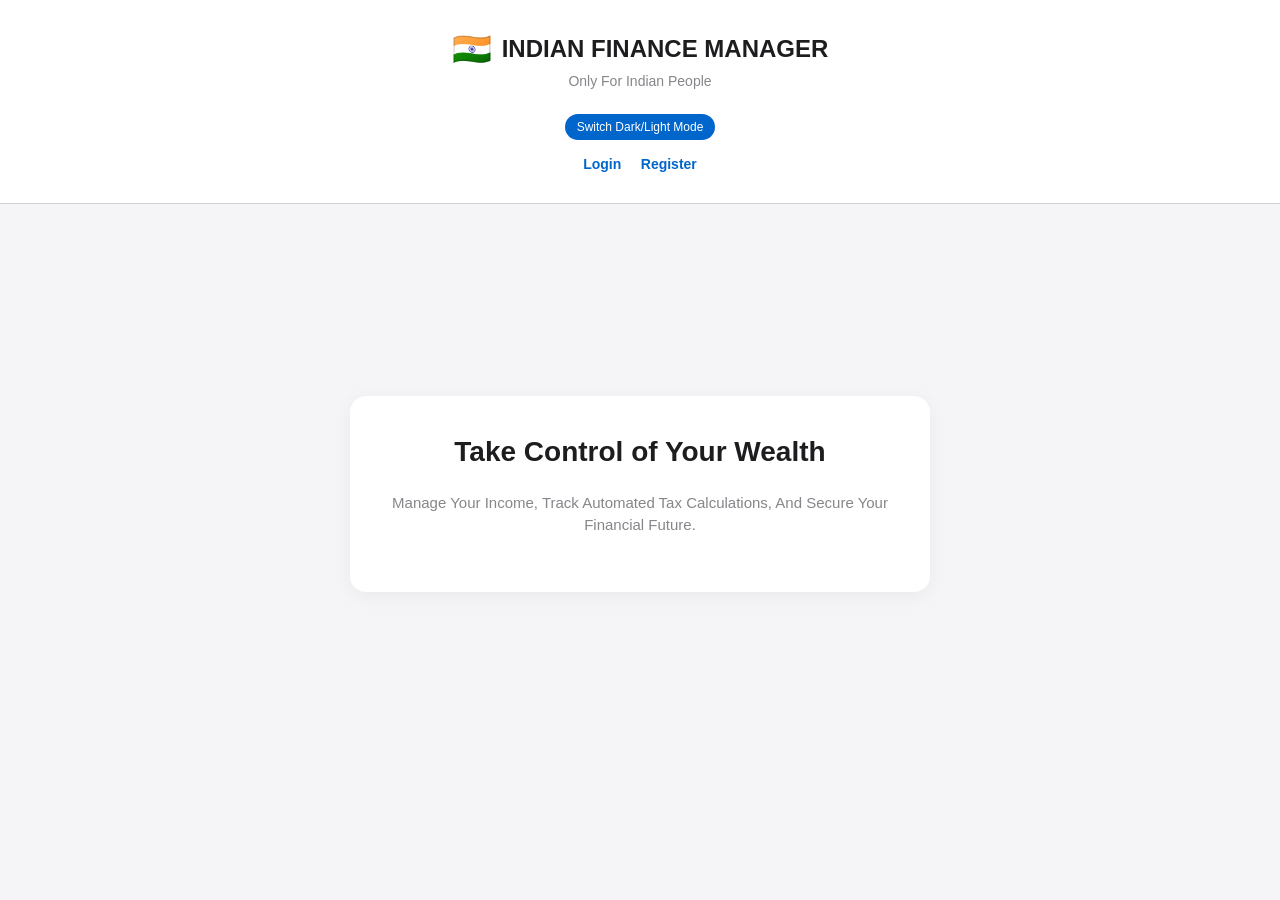
<file: index.html>
<!DOCTYPE html>
<html lang="en">
<head>
    <meta charset="UTF-8">
    <meta name="viewport" content="width=device-width, initial-scale=1.0">
    <title>Indian Finance Manager - Home</title>
    <!-- Linking independent CSS file -->
    <link rel="stylesheet" href="style.css" id="theme-stylesheet">
</head>
<body id="main-body-container">

    <!-- Top Header Section with India Logo and Tagline -->
    <header id="top-header-section" class="header-light">
        <div id="logo-container" class="logo-box">
            <span id="india-flag-icon">🇮🇳</span>
            <h1 id="app-title-text">INDIAN FINANCE MANAGER</h1>
        </div>
        <p id="app-tagline-text">Only For Indian People</p>
        
        <!-- Theme Toggle Button -->
        <button id="theme-toggle-btn" onclick="toggleThemeMode()">Switch Dark/Light Mode</button>

        <!-- Navigation Links to Login and Register Pages -->
        <div id="nav-links-box" style="margin-top: 15px;">
            <a href="login.html" style="margin-right: 15px; color: #0066cc; text-decoration: none; font-weight: 600; font-size: 14px;">Login</a>
            <a href="register.html" style="color: #0066cc; text-decoration: none; font-weight: 600; font-size: 14px;">Register</a>
        </div>
    </header>

    <!-- Hero Section -->
    <main id="main-hero-section" class="hero-light">
        <div id="welcome-card-box" class="card-box">
            <h2 id="welcome-heading">Take Control of Your Wealth</h2>
            <p id="welcome-description">Manage Your Income, Track Automated Tax Calculations, And Secure Your Financial Future.</p>
        </div>
    </main>

    <!-- Linking independent JS file -->
    <script src="script.js"></script>
</body>
</html>
</file>
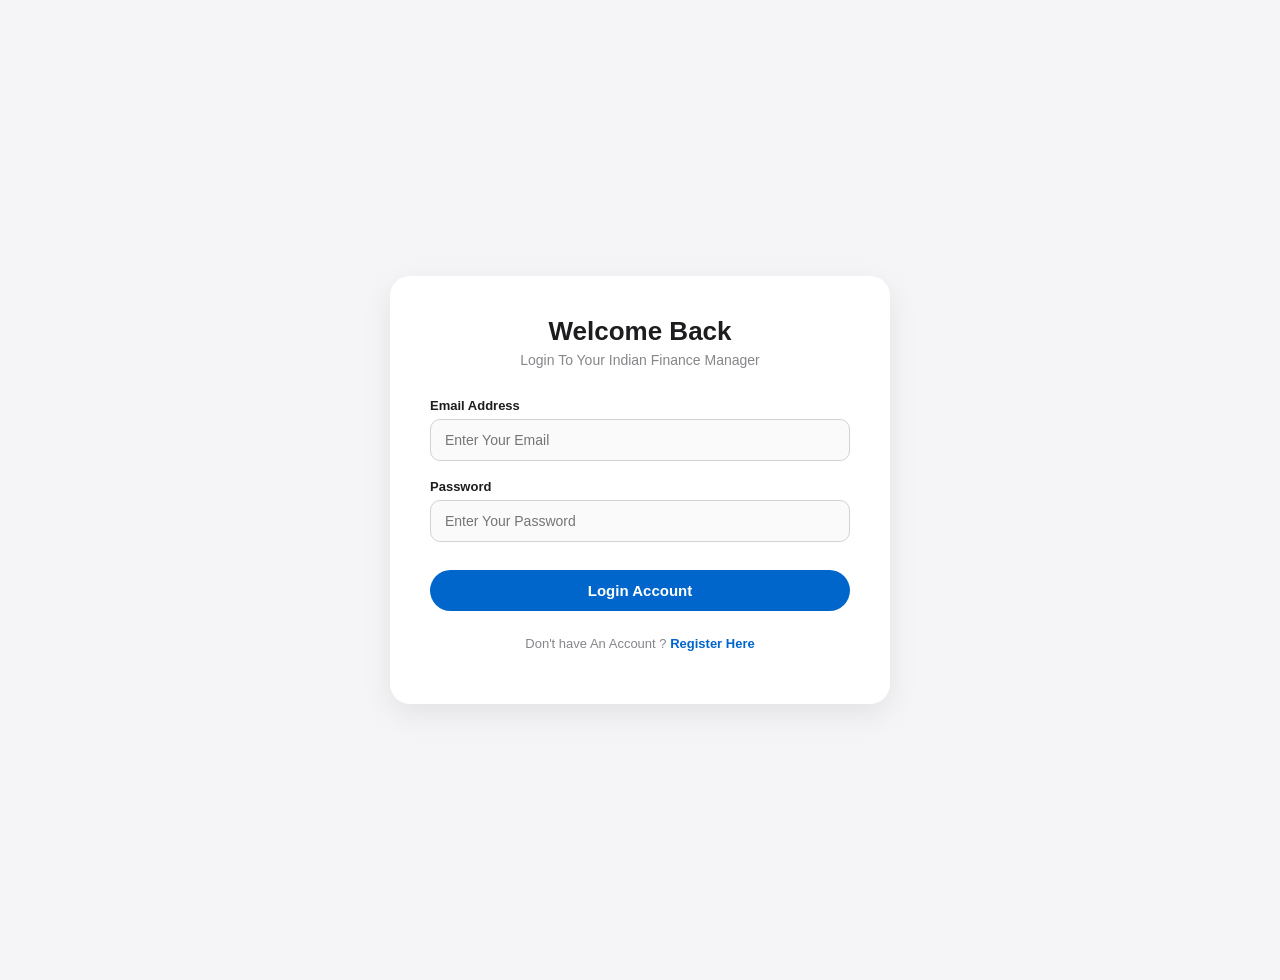
<file: login.html>
<!DOCTYPE html>
<html lang="en">
<head>
    <meta charset="UTF-8">
    <meta name="viewport" content="width=device-width, initial-scale=1.0">
    <title>Indian Finance Manager - Login</title>
    <link rel="stylesheet" href="login.css" id="login-theme-style">
</head>
<body id="login-body-container">

<!-- Login Container Box -->
<div id="login-card-box" class="login-card">
   <h2 id="login-form-title">Welcome Back</h2>
   <p id="login-form-subtitle">Login To Your Indian Finance Manager</p>
   
<!-- Login Form -->
<form id="user-login-form">

<!-- Email Address -->
<div id="input-group-email" class="input-field-box">
   <label for="login-email">Email Address</label>
   <input type="email" id="login-email" placeholder="Enter Your Email" autocomplete="email" required>
</div> 

<!-- Password -->
<div id="input-group-password" class="input-field-box">
   <label for="login-password">Password</label>
   <input type="password" id="login-password" placeholder="Enter Your Password" autocomplete="current-password" required>
</div>

<!-- Submit Button (Capsule Shape) -->
<button type="submit" id="login-submit-btn">Login Account</button>

</form>

<!-- Link To Register Page If User Doesn't Have An Account -->
<div id="register-redirect-box" class="redirect-text-box">
  <p>Don't have An Account ? <a href="register.html" id="to-register-link">Register Here</a></p>
</div>

</div> 

<!-- Linking Independent Js Files For Login -->
<script src="login.js"></script> 
    
</body>
</html>
</file>
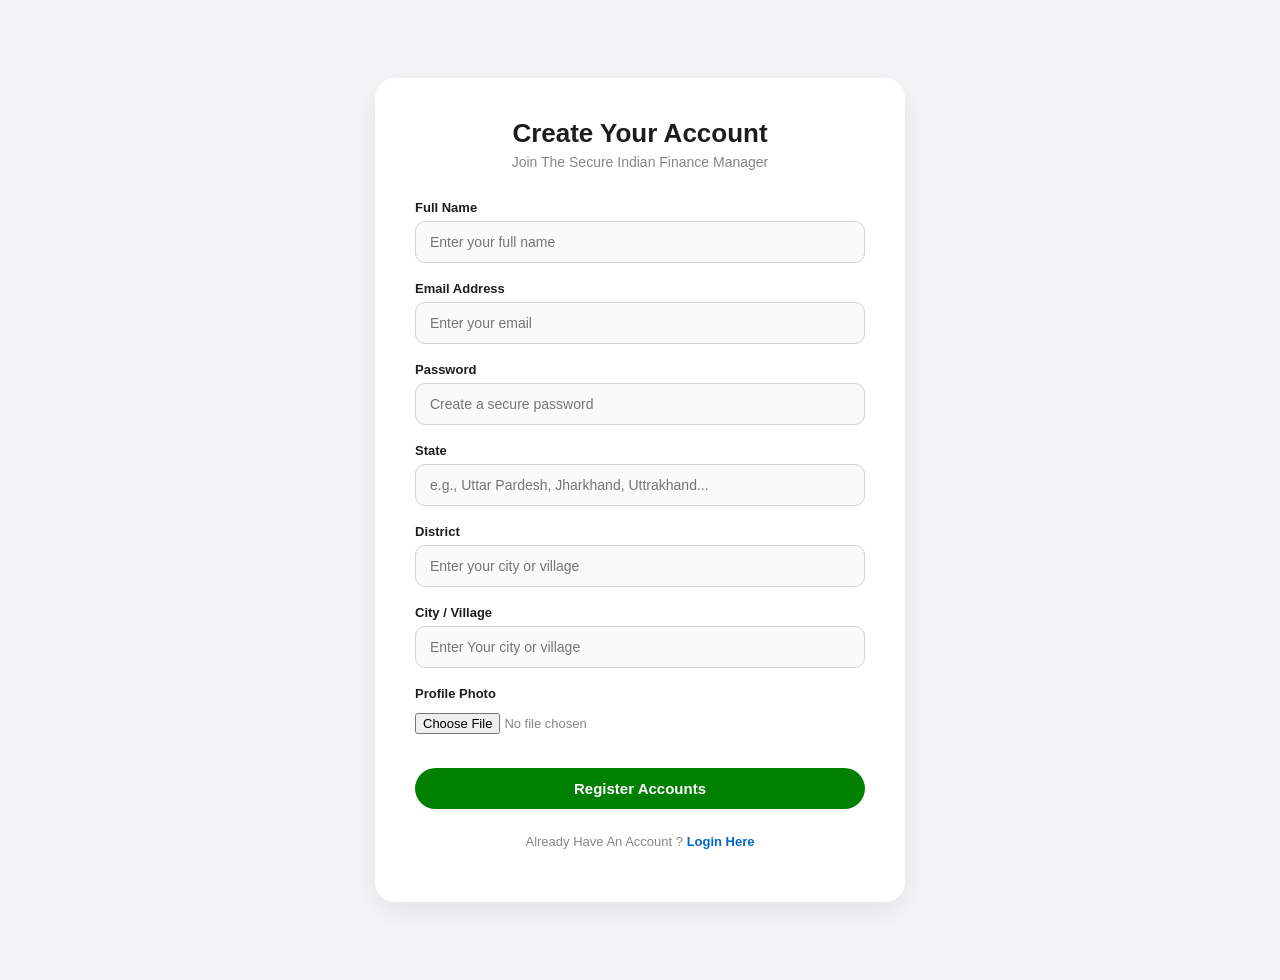
<file: register.html>
<!DOCTYPE html>
<html lang="en">
<head>
    <meta charset="UTF-8">
    <meta name="viewport" content="width=device-width, initial-scale=1.0">
    <title>Indian Finance Manager - Register</title>
    <link rel="stylesheet" href="register.css" id="register-theme-style">
</head>
<body id="register-body-container">

<!-- Registeration Container Box --> 
<div id="register-card-box" class="reg-card">
  <h2 id="reg-form-title">Create Your Account</h2>
  <p id="reg-form-subtitle">Join The Secure Indian Finance Manager</p>
  
<!-- Registeration Form With Manual Inputs (No Dropdowns) -->
<form id="user-registration-form">

<!-- Full Name -->
<div id="input-group-name" class="input-field-box">
   <label for="reg-fullname">Full Name</label>
   <input type="text" id="reg-fullname" placeholder="Enter your full name" required> 
</div> 

<!-- Email Address -->
<div id="input-group-email" class="input-field-box">
   <label for="reg-email">Email Address</label>
   <input type="email" id="reg-email" placeholder="Enter your email" autocomplete="email" required> 
</div>

<!-- Password -->
 <div id="input-group-password" class="input-field-box">
   <label for="reg-password">Password</label>
   <input type="password" id="reg-password" placeholder="Create a secure password" autocomplete="new-password" required> 
 </div>

<!-- Manual State Input -->
<div id="input-group-state" class="input-field-box">
  <label for="reg-state">State</label>
  <input type="text" id="reg-state" placeholder="e.g., Uttar Pardesh, Jharkhand, Uttrakhand..." required>  
</div>

<!-- Manual District Input-->
<div id="input-group-district" class="input-field-box">
  <label for="reg-district">District</label>
  <input type="text" id="reg-district" placeholder="Enter your city or village" required>  
</div>

<!-- maual City / Village Input -->
<div id="input-group-city" class="input-field-box">
 <label for="reg-city">City / Village</label>
 <input type="text" id="reg-city" placeholder="Enter Your city or village" required>    
</div> 

<!-- Profile Photo Upload -->
<div id="input-group-photo" class="input-field-box">
 <label for="reg-profile-photo">Profile Photo</label>
 <input type="file" id="reg-profile-photo" accept="image/*">   
</div> 

<!-- Submit Button -->
<button type="submit" id="reg-submit-btn">Register Accounts</button>                

</form>   

<!-- Link To Login Page If User Already Has An Account -->
<div id="login-redirect-box" class="redirect-text-box" style="margin-top: 25px; text-align: center; font-size: 13px; color: #86868b;">
  <p>Already Have An Account ? <a href="login.html" id="to-login-link" style="color: #0066cc; text-decoration: none; font-weight: 600;">Login Here</a></p>
</div>

</div>    

<!-- Linking Independent Js File -->
<script src="register.js"></script>

</body>
</html>
</file>
<file: style.css>
/* ==========================================
   INDIVIDUAL CSS FOR INDEX.HTML (NO MIXING)
   ========================================== */

/* Default Light Mode Variables */
:root {
    --bg-color: #f5f5f7;
    --text-color: #1d1d1f;
    --header-bg: #ffffff;
    --card-bg: #ffffff;
    --border-color: #d2d2d7;
    --btn-bg: #0066cc;
    --btn-text: #ffffff;
}

/* Global Reset & Apple-Style Font */
body {
    font-family: -apple-system, BlinkMacSystemFont, "Segoe UI", Roboto, Helvetica, Arial, sans-serif;
    background-color: var(--bg-color);
    color: var(--text-color);
    margin: 0;
    padding: 0;
    transition: background-color 0.3s ease, color 0.3s ease; /* Smooth transition for dark mode */
}

/* Header Styling with Unique ID */
#top-header-section {
    padding: 30px 20px;
    background-color: var(--header-bg);
    border-bottom: 1px solid var(--border-color);
    text-align: center;
}

#logo-container {
    display: flex;
    align-items: center;
    justify-content: center;
    gap: 10px;
    flex-wrap: wrap; /* Added: Prevents awkward breaking on small mobile screens */
}

#india-flag-icon {
    font-size: 32px;
}

#app-title-text {
    font-size: 24px;
    font-weight: 700;
    margin: 0;
}

#app-tagline-text {
    font-size: 14px;
    color: #86868b;
    margin-top: 5px;
    margin-bottom: 15px;
}

/* Compact Theme Toggle Button Styling */
#theme-toggle-btn {
    background-color: var(--btn-bg);
    color: var(--btn-text);
    border: none;
    padding: 6px 12px;
    border-radius: 15px;
    font-size: 12px;
    font-weight: 500;
    cursor: pointer;
    transition: opacity 0.2s ease;
    display: inline-block;
    margin-top: 10px;
}

#theme-toggle-btn:hover {
    opacity: 0.85;
}

/* Hero Section Styling */
#main-hero-section {
    display: flex;
    justify-content: center;
    align-items: center;
    height: 60vh;
    padding: 20px;
}

#welcome-card-box {
    background-color: var(--card-bg);
    padding: 40px;
    border-radius: 16px;
    box-shadow: 0 4px 20px rgba(0, 0, 0, 0.05);
    max-width: 500px;
    width: 100%;
    text-align: center;
}

#welcome-heading {
    font-size: 28px;
    margin-top: 0;
    font-weight: 600;
}

#welcome-description {
    font-size: 15px;
    color: #86868b;
    line-height: 1.5;
}

/* Dark Mode Overrides (Triggered via JS class) */
body.dark-mode-active {
    --bg-color: #000000;
    --text-color: #f5f5f7;
    --header-bg: #1c1c1e;
    --card-bg: #1c1c1e;
    --border-color: #38383a;
    --btn-bg: #0a84ff;
}

/* Mobile Responsive Fix for Smaller Screens */
@media (max-width: 480px) {
    #app-title-text {
        font-size: 19px; /* Scales down smoothly on mobile phones */
    }
    #top-header-section {
        padding: 20px 10px;
    }
}
</file>
<file: login.css>
/* ==========================================
   INDIVIDUAL CSS FOR LOGIN.HTML (NO MIXING)
   ========================================== */

:root {
    --bg-color: #f5f5f7;
    --text-color: #1d1d1f;
    --card-bg: #ffffff;
}

body#login-body-container {
    font-family: -apple-system, BlinkMacSystemFont, "Segoe UI", Roboto, Helvetica, Arial, sans-serif;
    background-color: var(--bg-color);
    color: var(--text-color);
    margin: 0;
    padding: 40px 20px;
    display: flex;
    justify-content: center;
    align-items: center;
    min-height: 100vh;
    transition: background-color 0.3s ease, color 0.3s ease;
}

#login-card-box.login-card {
    background-color: var(--card-bg);
    padding: 40px;
    border-radius: 20px;
    box-shadow: 0 10px 30px rgba(0, 0, 0, 0.08);
    max-width: 420px;
    width: 100%;
}

#login-form-title {
    font-size: 26px;
    font-weight: 700;
    margin-top: 0;
    margin-bottom: 5px;
    text-align: center;
}

#login-form-subtitle {
    font-size: 14px;
    color: #86868b;
    text-align: center;
    margin-top: 0;
    margin-bottom: 30px;
}

#user-login-form {
    display: flex;
    flex-direction: column;
    gap: 18px;
}

.input-field-box {
    display: flex;
    flex-direction: column;
    gap: 6px;
    width: 100%;
}

.input-field-box label {
    font-size: 13px;
    font-weight: 600;
    color: inherit;
}

/* Universal styling for login input boxes */
.input-field-box input[type="email"],
.input-field-box input[type="password"] {
    width: 100%;
    padding: 12px 14px;
    border: 1px solid #d2d2d7;
    border-radius: 10px;
    font-size: 14px;
    outline: none;
    box-sizing: border-box;
    transition: border-color 0.2s ease, box-shadow 0.2s ease;
    background-color: #fafafa;
}

.input-field-box input[type="email"]:focus,
.input-field-box input[type="password"]:focus {
    border-color: #0066cc;
    box-shadow: 0 0 0 3px rgba(0, 102, 204, 0.15);
    background-color: #ffffff;
}

/* Capsule / Pill Shape Login Button */
#login-submit-btn {
    background-color: #0066cc;
    color: #ffffff;
    border: none;
    padding: 12px 28px;
    border-radius: 50px;
    font-size: 15px;
    font-weight: 600;
    cursor: pointer;
    margin-top: 10px;
    width: auto;
    display: inline-block;
    transition: background-color 0.2s ease, opacity 0.2s ease;
}

#login-submit-btn:hover {
    background-color: red;
}

/* Redirect text styling at the bottom */
.redirect-text-box {
    margin-top: 25px;
    text-align: center;
    font-size: 13px;
    color: #86868b;
}

.redirect-text-box a {
    color: #0066cc;
    text-decoration: none;
    font-weight: 600;
}

.redirect-text-box a:hover {
    text-decoration: underline;
}

/* Dark Mode Overrides for Login */
body.dark-mode-active {
    --bg-color: #000000;
    --text-color: #f5f5f7;
    --card-bg: #1c1c1e;
}
</file>
<file: register.css>
/* ==========================================
   INDIVIDUAL CSS FOR REGISTER.HTML (NO MIXING)
   ========================================== */

:root {
    --bg-color: #f5f5f7;
    --text-color: #1d1d1f;
    --card-bg: #ffffff;
}

body#register-body-container {
    font-family: -apple-system, BlinkMacSystemFont, "Segoe UI", Roboto, Helvetica, Arial, sans-serif;
    background-color: var(--bg-color);
    color: var(--text-color);
    margin: 0;
    padding: 40px 20px;
    display: flex;
    justify-content: center;
    align-items: center;
    min-height: 100vh;
    transition: background-color 0.3s ease, color 0.3s ease;
}

#register-card-box.reg-card {
    background-color: var(--card-bg);
    padding: 40px;
    border-radius: 20px;
    box-shadow: 0 10px 30px rgba(0, 0, 0, 0.08);
    max-width: 450px;
    width: 100%;
}

#reg-form-title {
    font-size: 26px;
    font-weight: 700;
    margin-top: 0;
    margin-bottom: 5px;
    text-align: center;
}

#reg-form-subtitle {
    font-size: 14px;
    color: #86868b;
    text-align: center;
    margin-top: 0;
    margin-bottom: 30px;
}

#user-registration-form {
    display: flex;
    flex-direction: column;
    gap: 18px;
}

.input-field-box {
    display: flex;
    flex-direction: column;
    gap: 6px;
    width: 100%;
}

.input-field-box label {
    font-size: 13px;
    font-weight: 600;
    color: inherit;
}

/* Universal styling for all input boxes including password */
.input-field-box input[type="text"],
.input-field-box input[type="email"],
.input-field-box input[type="password"] {
    width: 100%;
    padding: 12px 14px;
    border: 1px solid #d2d2d7;
    border-radius: 10px;
    font-size: 14px;
    outline: none;
    box-sizing: border-box;
    transition: border-color 0.2s ease, box-shadow 0.2s ease;
    background-color: #fafafa;
}

.input-field-box input[type="text"]:focus,
.input-field-box input[type="email"]:focus,
.input-field-box input[type="password"]:focus {
    border-color: #0066cc;
    box-shadow: 0 0 0 3px rgba(0, 102, 204, 0.15);
    background-color: #ffffff;
}

.input-field-box input[type="file"] {
    font-size: 13px;
    color: #86868b;
    padding: 6px 0;
}

/* Capsule / Pill Shape Button (Compact, not full width) */
#reg-submit-btn {
    background-color: green;
    color: #ffffff;
    border: none;
    padding: 12px 28px;
    border-radius: 50px;
    font-size: 15px;
    font-weight: 600;
    cursor: pointer;
    margin-top: 10px;
    width: auto;
    display: inline-block;
    transition: background-color 0.2s ease, opacity 0.2s ease;
}

#reg-submit-btn:hover {
    background-color: red;
}

/* Dark Mode Overrides for Register */
body.dark-mode-active {
    --bg-color: #000000;
    --text-color: #f5f5f7;
    --card-bg: #1c1c1e;
}
</file>
